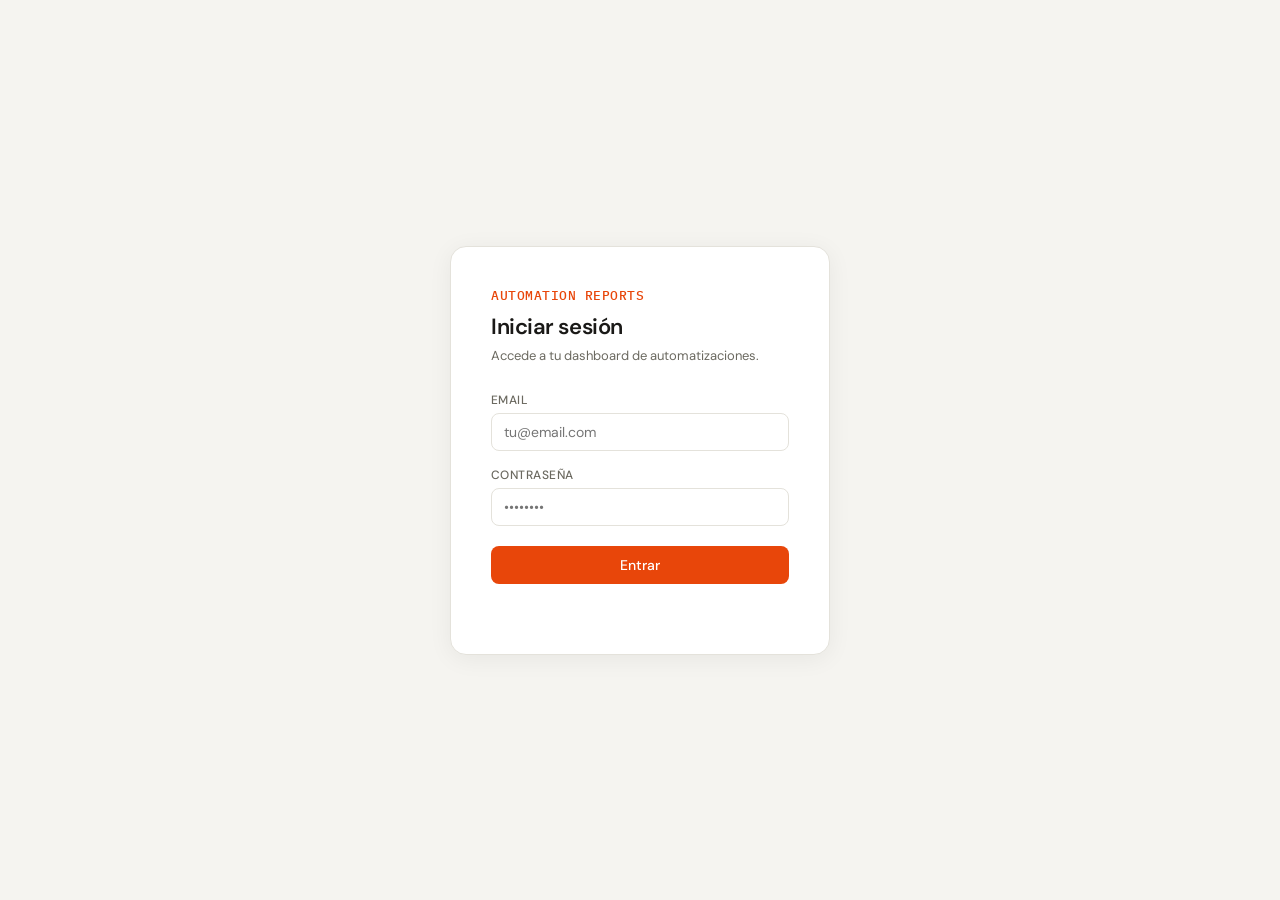
<file: login.html>
<!DOCTYPE html>
<html lang="es">
<head>
  <meta charset="UTF-8" />
  <meta name="viewport" content="width=device-width, initial-scale=1.0" />
  <title>Automation Reports — Login</title>
  <link rel="preconnect" href="https://fonts.googleapis.com" />
  <link href="https://fonts.googleapis.com/css2?family=IBM+Plex+Mono:wght@400;500&family=DM+Sans:wght@300;400;500;600&display=swap" rel="stylesheet" />
  <style>
    *, *::before, *::after { box-sizing: border-box; margin: 0; padding: 0; }
    :root {
      --accent: #e8460a;
      --border: #e4e2db;
      --text: #1a1917;
      --muted: #6b6960;
      --bg: #f5f4f0;
      --surface: #ffffff;
    }
    body {
      font-family: 'DM Sans', sans-serif;
      background: var(--bg);
      min-height: 100vh;
      display: flex;
      align-items: center;
      justify-content: center;
      -webkit-font-smoothing: antialiased;
    }
    .card {
      background: var(--surface);
      border: 1px solid var(--border);
      border-radius: 16px;
      padding: 40px;
      width: 380px;
      box-shadow: 0 4px 24px rgba(0,0,0,0.06);
    }
    .brand {
      font-family: 'IBM Plex Mono', monospace;
      font-size: 13px;
      font-weight: 500;
      color: var(--accent);
      letter-spacing: 0.04em;
      margin-bottom: 8px;
    }
    h1 {
      font-size: 22px;
      font-weight: 600;
      color: var(--text);
      margin-bottom: 6px;
      letter-spacing: -0.02em;
    }
    .sub {
      font-size: 13px;
      color: var(--muted);
      margin-bottom: 28px;
    }
    label {
      display: block;
      font-size: 12px;
      font-weight: 500;
      color: var(--muted);
      text-transform: uppercase;
      letter-spacing: 0.04em;
      margin-bottom: 5px;
    }
    input {
      width: 100%;
      padding: 9px 12px;
      border: 1px solid var(--border);
      border-radius: 8px;
      font-family: 'DM Sans', sans-serif;
      font-size: 14px;
      color: var(--text);
      background: var(--surface);
      margin-bottom: 16px;
      transition: border-color 0.15s;
    }
    input:focus { outline: none; border-color: var(--accent); }
    button {
      width: 100%;
      padding: 10px;
      background: var(--accent);
      color: #fff;
      border: none;
      border-radius: 8px;
      font-family: 'DM Sans', sans-serif;
      font-size: 14px;
      font-weight: 500;
      cursor: pointer;
      transition: background 0.15s;
      margin-top: 4px;
    }
    button:hover { background: #c93d08; }
    button:disabled { background: #ccc; cursor: not-allowed; }
    .error {
      font-size: 13px;
      color: #c0392b;
      margin-top: 12px;
      min-height: 18px;
      text-align: center;
    }
  </style>
</head>
<body>
  <div class="card">
    <div class="brand">AUTOMATION REPORTS</div>
    <h1>Iniciar sesión</h1>
    <p class="sub">Accede a tu dashboard de automatizaciones.</p>
    <label>Email</label>
    <input type="email" id="email" placeholder="tu@email.com" />
    <label>Contraseña</label>
    <input type="password" id="password" placeholder="••••••••" />
    <button id="login-btn">Entrar</button>
    <div class="error" id="error-msg"></div>
  </div>
  <script>
    async function login() {
      const email = document.getElementById('email').value.trim();
      const password = document.getElementById('password').value;
      const btn = document.getElementById('login-btn');
      const err = document.getElementById('error-msg');

      if (!email || !password) { err.textContent = 'Completa todos los campos.'; return; }

      btn.disabled = true;
      btn.textContent = 'Entrando...';
      err.textContent = '';

      try {
        const res = await fetch('/api/auth/login', {
          method: 'POST',
          headers: { 'Content-Type': 'application/json' },
          body: JSON.stringify({ email, password })
        });
        const data = await res.json();
        if (!res.ok) throw new Error(data.detail || 'Error al iniciar sesión');
        localStorage.setItem('ar_token', data.token);
        localStorage.setItem('ar_user', JSON.stringify(data.user));
        window.location.href = '/';
      } catch(e) {
        err.textContent = e.message;
        btn.disabled = false;
        btn.textContent = 'Entrar';
      }
    }

    document.getElementById('login-btn').addEventListener('click', login);
    document.getElementById('password').addEventListener('keydown', e => { if(e.key === 'Enter') login(); });
    document.getElementById('email').addEventListener('keydown', e => { if(e.key === 'Enter') login(); });

    // If already logged in redirect
    if (localStorage.getItem('ar_token')) window.location.href = '/';
  </script>
</body>
</html>
</file>
